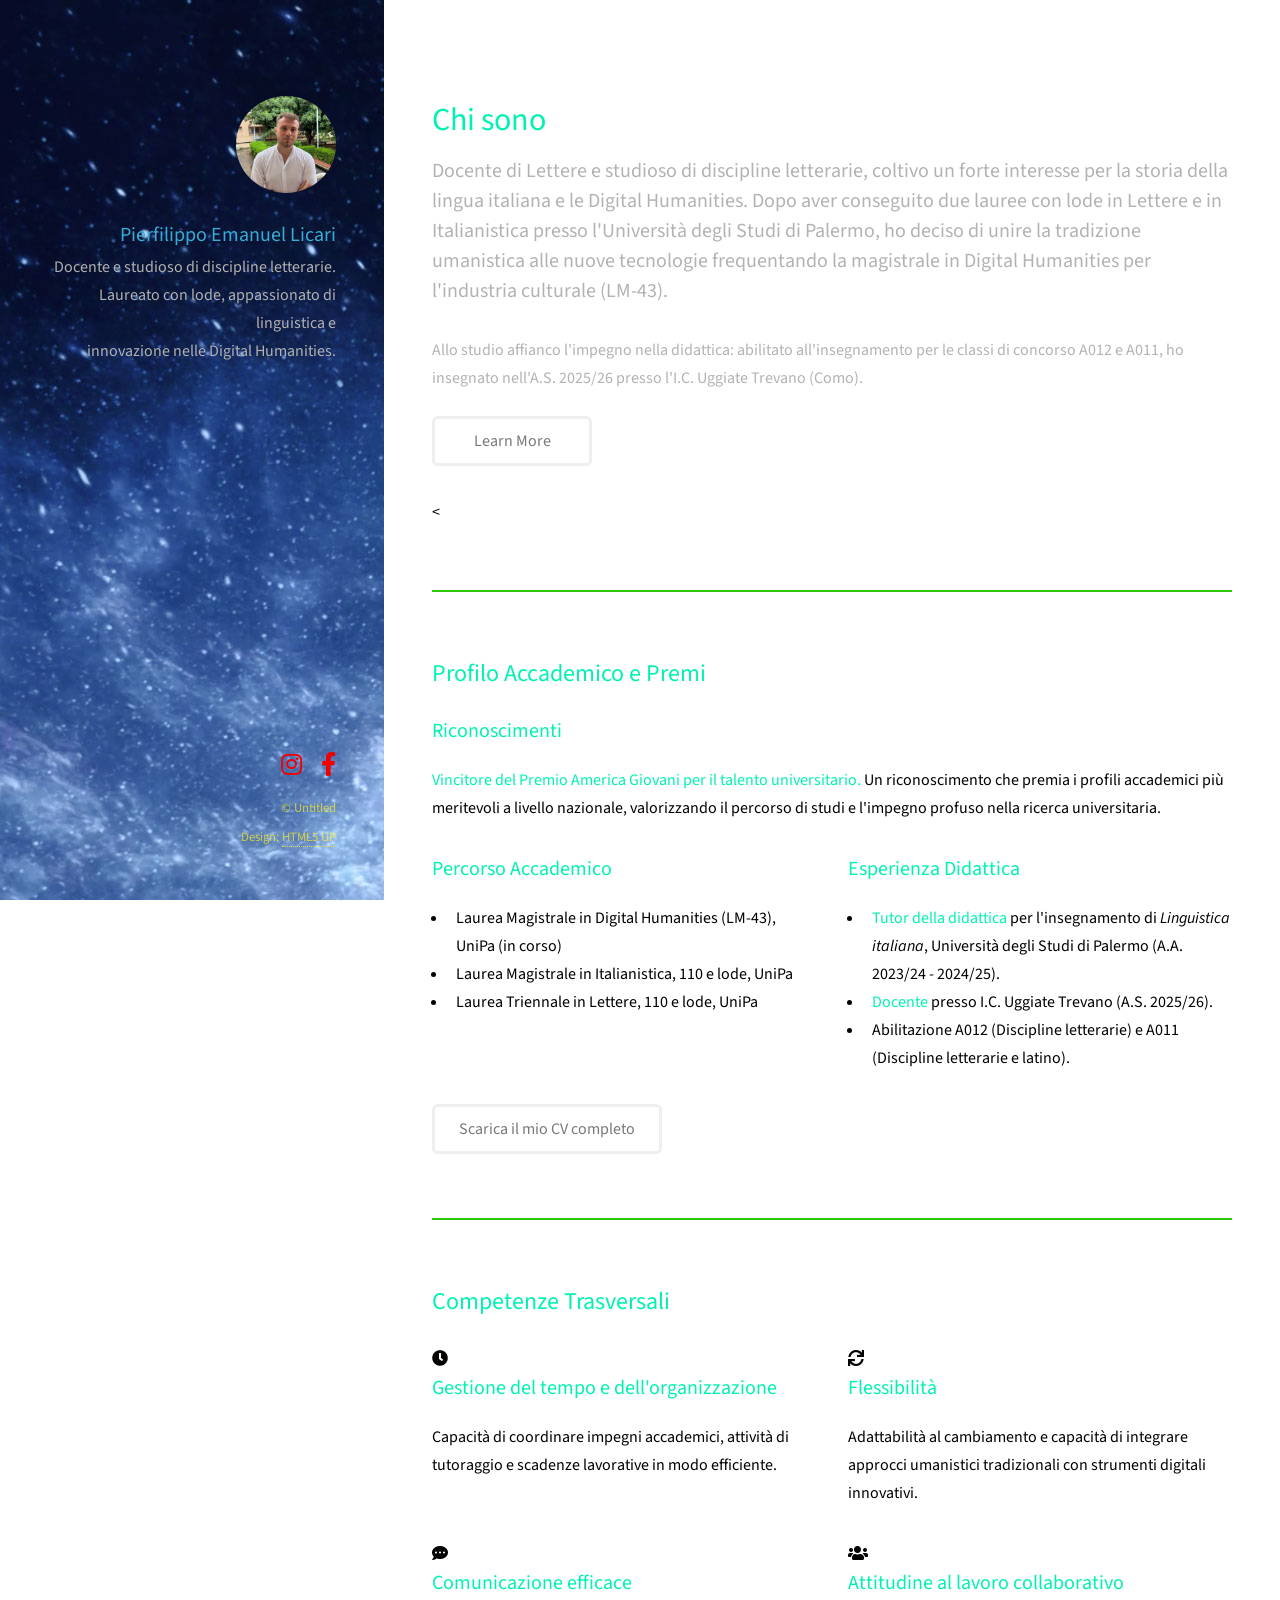
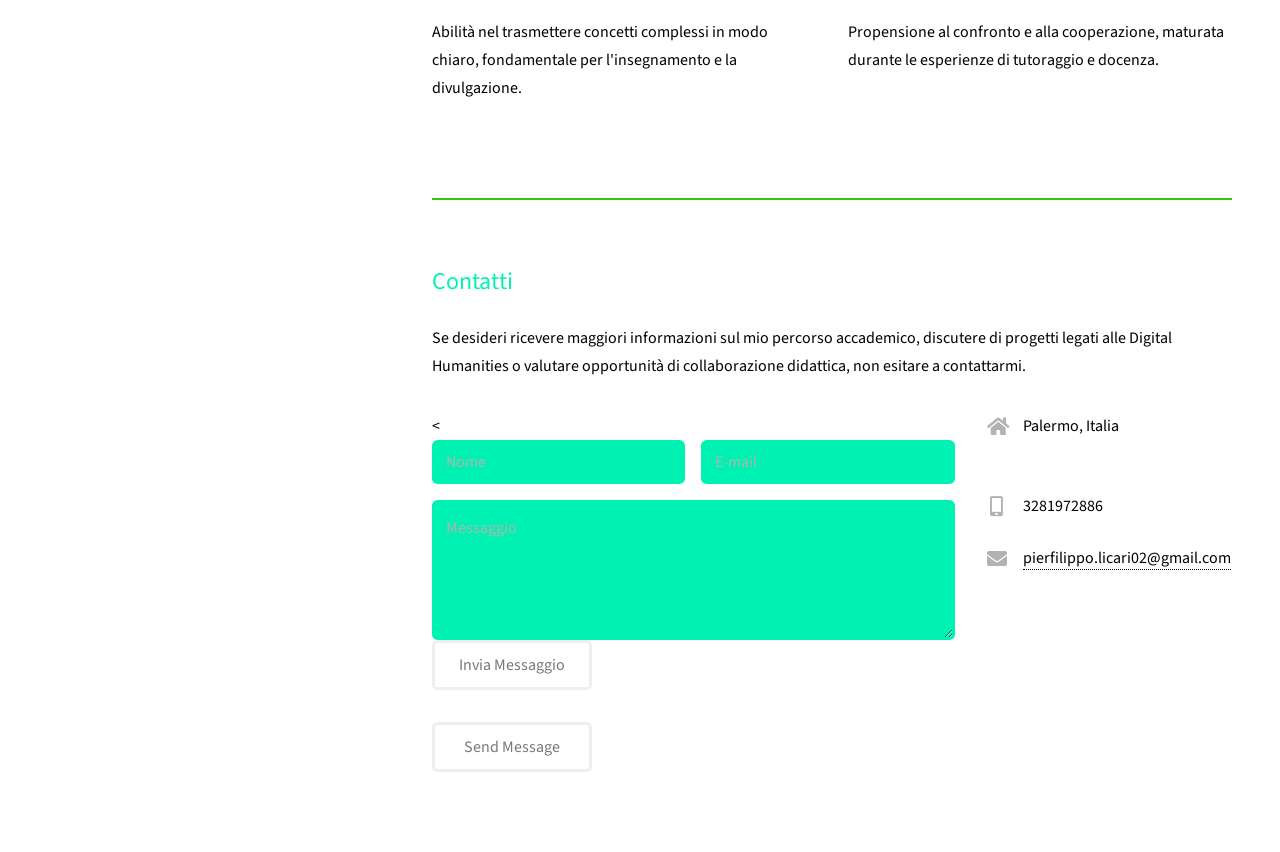
<file: index.html>
<!DOCTYPE HTML>
<!--
	Strata by HTML5 UP
	html5up.net | @ajlkn
	Free for personal and commercial use under the CCA 3.0 license (html5up.net/license)
-->
<html>
	<head>
		<title>Portfolio di Pierfilippo</title>
		<meta charset="utf-8" />
		<meta name="viewport" content="width=device-width, initial-scale=1, user-scalable=no" />
		<link rel="stylesheet" href="assets/css/main.css" />
	</head>
	<body class="is-preload">

		<!-- Header -->
			<header id="header">
    <div class="inner">
        <a href="#" class="image avatar"><img src="images/avatar.jpg" alt="" /></a>
        <h1><strong>Pierfilippo Emanuel Licari</strong></h1>
        <p>Docente e studioso di discipline letterarie.<br />
           Laureato con lode, appassionato di linguistica e<br />
           innovazione nelle Digital Humanities.</p>
    </div>
</header>

		<!-- Main -->
			<div id="main">

				<!-- One -->
					<section id="one">
						<header class="major">
							<h2>Chi sono</h2>
<p>Docente di Lettere e studioso di discipline letterarie, coltivo un forte interesse per la storia della lingua italiana e le Digital Humanities. Dopo aver conseguito due lauree con lode in Lettere e in Italianistica presso l'Università degli Studi di Palermo, ho deciso di unire la tradizione umanistica alle nuove tecnologie frequentando la magistrale in Digital Humanities per l'industria culturale (LM-43).</p>

<p>Allo studio affianco l'impegno nella didattica: abilitato all'insegnamento per le classi di concorso A012 e A011, ho insegnato nell'A.S. 2025/26 presso l'I.C. Uggiate Trevano (Como).</p>
						<ul class="actions">
							<li><a href="#" class="button">Learn More</a></li>
						</ul>
					</section>

				<!-- Two -->
					<<section id="two">
    <h2>Profilo Accademico e Premi</h2>
    <div class="row">
        <article class="col-12">
            <h3>Riconoscimenti</h3>
            <p><strong>Vincitore del Premio America Giovani per il talento universitario.</strong> Un riconoscimento che premia i profili accademici più meritevoli a livello nazionale, valorizzando il percorso di studi e l'impegno profuso nella ricerca universitaria.</p>
        </article>
        <article class="col-6 col-12-xsmall">
            <h3>Percorso Accademico</h3>
            <ul>
                <li>Laurea Magistrale in Digital Humanities (LM-43), UniPa (in corso)</li>
                <li>Laurea Magistrale in Italianistica, 110 e lode, UniPa</li>
                <li>Laurea Triennale in Lettere, 110 e lode, UniPa</li>
            </ul>
        </article>
        <article class="col-6 col-12-xsmall">
            <article class="col-6 col-12-xsmall">
            <h3>Esperienza Didattica</h3>
            <ul>
                <li><strong>Tutor della didattica</strong> per l'insegnamento di <em>Linguistica italiana</em>, Università degli Studi di Palermo (A.A. 2023/24 - 2024/25).</li>
                <li><strong>Docente</strong> presso I.C. Uggiate Trevano (A.S. 2025/26).</li>
                <li>Abilitazione A012 (Discipline letterarie) e A011 (Discipline letterarie e latino).</li>
            </ul>
        </article>
    </div>
    <ul class="actions">
        <li><a href="files/cv_pierfilippo_licari.pdf" class="button" target="_blank">Scarica il mio CV completo</a></li>
    </ul>
</section>

<section id="three">
    <h2>Competenze Trasversali</h2>
    <div class="row">
        <article class="col-6 col-12-xsmall">
            <span class="icon solid fa-clock"></span>
            <h3>Gestione del tempo e dell'organizzazione</h3>
            <p>Capacità di coordinare impegni accademici, attività di tutoraggio e scadenze lavorative in modo efficiente.</p>
        </article>
        <article class="col-6 col-12-xsmall">
            <span class="icon solid fa-sync"></span>
            <h3>Flessibilità</h3>
            <p>Adattabilità al cambiamento e capacità di integrare approcci umanistici tradizionali con strumenti digitali innovativi.</p>
        </article>
        <article class="col-6 col-12-xsmall">
            <span class="icon solid fa-comment-dots"></span>
            <h3>Comunicazione efficace</h3>
            <p>Abilità nel trasmettere concetti complessi in modo chiaro, fondamentale per l'insegnamento e la divulgazione.</p>
        </article>
        <article class="col-6 col-12-xsmall">
            <span class="icon solid fa-users"></span>
            <h3>Attitudine al lavoro collaborativo</h3>
            <p>Propensione al confronto e alla cooperazione, maturata durante le esperienze di tutoraggio e docenza.</p>
        </article>
    </div>
</section>
				<!-- Three -->
					<section id="four">
						<h2>Contatti</h2>
						<p>Se desideri ricevere maggiori informazioni sul mio percorso accademico, discutere di progetti legati alle Digital Humanities o valutare opportunità di collaborazione didattica, non esitare a contattarmi.</p>
						<div class="row">
							<div class="col-8 col-12-small">
								<<form method="post" action="https://formspree.io/f/xjgzjwbo">
    <div class="row gtr-uniform gtr-50">
        <div class="col-6 col-12-xsmall"><input type="text" name="name" id="name" placeholder="Nome" required /></div>
        <div class="col-6 col-12-xsmall"><input type="email" name="email" id="email" placeholder="E-mail" required /></div>
        <div class="col-12"><textarea name="message" id="message" placeholder="Messaggio" rows="4" required></textarea></div>
    </div>
    <ul class="actions">
        <li><input type="submit" value="Invia Messaggio" /></li>
    </ul>
</form>
								<ul class="actions">
									<li><input type="submit" value="Send Message" /></li>
								</ul>
							</div>
							<div class="col-4 col-12-small">
								<ul class="labeled-icons">
									<li>
										<h3 class="icon solid fa-home"><span class="label">Indirizzo</span></h3>
										Palermo, Italia<br />
										<br />
										
									</li>
									<li>
										<h3 class="icon solid fa-mobile-alt"><span class="label">Telefono</span></h3>
										3281972886
									</li>
									<li>
										<h3 class="icon solid fa-envelope"><span class="label">Email</span></h3>
										<a href="mailto: pierfilippo.licari02@gmail.com">pierfilippo.licari02@gmail.com</a>
									</li>
								</ul>
							</div>
						</div>
					</section>

				<!-- Four -->
				<!--
					<section id="four">
						<h2>Elements</h2>

						<section>
							<h4>Text</h4>
							<p>This is <b>bold</b> and this is <strong>strong</strong>. This is <i>italic</i> and this is <em>emphasized</em>.
							This is <sup>superscript</sup> text and this is <sub>subscript</sub> text.
							This is <u>underlined</u> and this is code: <code>for (;;) { ... }</code>. Finally, <a href="#">this is a link</a>.</p>
							<hr />
							<header>
								<h4>Heading with a Subtitle</h4>
								<p>Lorem ipsum dolor sit amet nullam id egestas urna aliquam</p>
							</header>
							<p>Nunc lacinia ante nunc ac lobortis. Interdum adipiscing gravida odio porttitor sem non mi integer non faucibus ornare mi ut ante amet placerat aliquet. Volutpat eu sed ante lacinia sapien lorem accumsan varius montes viverra nibh in adipiscing blandit tempus accumsan.</p>
							<header>
								<h5>Heading with a Subtitle</h5>
								<p>Lorem ipsum dolor sit amet nullam id egestas urna aliquam</p>
							</header>
							<p>Nunc lacinia ante nunc ac lobortis. Interdum adipiscing gravida odio porttitor sem non mi integer non faucibus ornare mi ut ante amet placerat aliquet. Volutpat eu sed ante lacinia sapien lorem accumsan varius montes viverra nibh in adipiscing blandit tempus accumsan.</p>
							<hr />
							<h2>Heading Level 2</h2>
							<h3>Heading Level 3</h3>
							<h4>Heading Level 4</h4>
							<h5>Heading Level 5</h5>
							<h6>Heading Level 6</h6>
							<hr />
							<h5>Blockquote</h5>
							<blockquote>Fringilla nisl. Donec accumsan interdum nisi, quis tincidunt felis sagittis eget tempus euismod. Vestibulum ante ipsum primis in faucibus vestibulum. Blandit adipiscing eu felis iaculis volutpat ac adipiscing accumsan faucibus. Vestibulum ante ipsum primis in faucibus lorem ipsum dolor sit amet nullam adipiscing eu felis.</blockquote>
							<h5>Preformatted</h5>
							<pre><code>i = 0;

while (!deck.isInOrder()) {
print 'Iteration ' + i;
deck.shuffle();
i++;
}

print 'It took ' + i + ' iterations to sort the deck.';</code></pre>
						</section>

						<section>
							<h4>Lists</h4>
							<div class="row">
								<div class="col-6 col-12-xsmall">
									<h5>Unordered</h5>
									<ul>
										<li>Dolor pulvinar etiam magna etiam.</li>
										<li>Sagittis adipiscing lorem eleifend.</li>
										<li>Felis enim feugiat dolore viverra.</li>
									</ul>
									<h5>Alternate</h5>
									<ul class="alt">
										<li>Dolor pulvinar etiam magna etiam.</li>
										<li>Sagittis adipiscing lorem eleifend.</li>
										<li>Felis enim feugiat dolore viverra.</li>
									</ul>
								</div>
								<div class="col-6 col-12-xsmall">
									<h5>Ordered</h5>
									<ol>
										<li>Dolor pulvinar etiam magna etiam.</li>
										<li>Etiam vel felis at lorem sed viverra.</li>
										<li>Felis enim feugiat dolore viverra.</li>
										<li>Dolor pulvinar etiam magna etiam.</li>
										<li>Etiam vel felis at lorem sed viverra.</li>
										<li>Felis enim feugiat dolore viverra.</li>
									</ol>
									<h5>Icons</h5>
									<ul class="icons">
										<li><a href="#" class="icon brands fa-twitter"><span class="label">Twitter</span></a></li>
										<li><a href="#" class="icon brands fa-facebook-f"><span class="label">Facebook</span></a></li>
										<li><a href="#" class="icon brands fa-instagram"><span class="label">Instagram</span></a></li>
										<li><a href="#" class="icon brands fa-github"><span class="label">Github</span></a></li>
										<li><a href="#" class="icon brands fa-dribbble"><span class="label">Dribbble</span></a></li>
										<li><a href="#" class="icon brands fa-tumblr"><span class="label">Tumblr</span></a></li>
									</ul>
								</div>
							</div>
							<h5>Actions</h5>
							<ul class="actions">
								<li><a href="#" class="button primary">Default</a></li>
								<li><a href="#" class="button">Default</a></li>
							</ul>
							<ul class="actions small">
								<li><a href="#" class="button primary small">Small</a></li>
								<li><a href="#" class="button small">Small</a></li>
							</ul>
							<div class="row">
								<div class="col-6 col-12-small">
									<ul class="actions stacked">
										<li><a href="#" class="button primary">Default</a></li>
										<li><a href="#" class="button">Default</a></li>
									</ul>
								</div>
								<div class="col-6 col-12-small">
									<ul class="actions stacked">
										<li><a href="#" class="button primary small">Small</a></li>
										<li><a href="#" class="button small">Small</a></li>
									</ul>
								</div>
								<div class="col-6 col-12-small">
									<ul class="actions stacked">
										<li><a href="#" class="button primary fit">Default</a></li>
										<li><a href="#" class="button fit">Default</a></li>
									</ul>
								</div>
								<div class="col-6 col-12-small">
									<ul class="actions stacked">
										<li><a href="#" class="button primary small fit">Small</a></li>
										<li><a href="#" class="button small fit">Small</a></li>
									</ul>
								</div>
							</div>
						</section>

						<section>
							<h4>Table</h4>
							<h5>Default</h5>
							<div class="table-wrapper">
								<table>
									<thead>
										<tr>
											<th>Name</th>
											<th>Description</th>
											<th>Price</th>
										</tr>
									</thead>
									<tbody>
										<tr>
											<td>Item One</td>
											<td>Ante turpis integer aliquet porttitor.</td>
											<td>29.99</td>
										</tr>
										<tr>
											<td>Item Two</td>
											<td>Vis ac commodo adipiscing arcu aliquet.</td>
											<td>19.99</td>
										</tr>
										<tr>
											<td>Item Three</td>
											<td> Morbi faucibus arcu accumsan lorem.</td>
											<td>29.99</td>
										</tr>
										<tr>
											<td>Item Four</td>
											<td>Vitae integer tempus condimentum.</td>
											<td>19.99</td>
										</tr>
										<tr>
											<td>Item Five</td>
											<td>Ante turpis integer aliquet porttitor.</td>
											<td>29.99</td>
										</tr>
									</tbody>
									<tfoot>
										<tr>
											<td colspan="2"></td>
											<td>100.00</td>
										</tr>
									</tfoot>
								</table>
							</div>

							<h5>Alternate</h5>
							<div class="table-wrapper">
								<table class="alt">
									<thead>
										<tr>
											<th>Name</th>
											<th>Description</th>
											<th>Price</th>
										</tr>
									</thead>
									<tbody>
										<tr>
											<td>Item One</td>
											<td>Ante turpis integer aliquet porttitor.</td>
											<td>29.99</td>
										</tr>
										<tr>
											<td>Item Two</td>
											<td>Vis ac commodo adipiscing arcu aliquet.</td>
											<td>19.99</td>
										</tr>
										<tr>
											<td>Item Three</td>
											<td> Morbi faucibus arcu accumsan lorem.</td>
											<td>29.99</td>
										</tr>
										<tr>
											<td>Item Four</td>
											<td>Vitae integer tempus condimentum.</td>
											<td>19.99</td>
										</tr>
										<tr>
											<td>Item Five</td>
											<td>Ante turpis integer aliquet porttitor.</td>
											<td>29.99</td>
										</tr>
									</tbody>
									<tfoot>
										<tr>
											<td colspan="2"></td>
											<td>100.00</td>
										</tr>
									</tfoot>
								</table>
							</div>
						</section>

						<section>
							<h4>Buttons</h4>
							<ul class="actions">
								<li><a href="#" class="button primary">Primary</a></li>
								<li><a href="#" class="button">Default</a></li>
							</ul>
							<ul class="actions">
								<li><a href="#" class="button large">Large</a></li>
								<li><a href="#" class="button">Default</a></li>
								<li><a href="#" class="button small">Small</a></li>
							</ul>
							<ul class="actions fit">
								<li><a href="#" class="button primary fit">Fit</a></li>
								<li><a href="#" class="button fit">Fit</a></li>
							</ul>
							<ul class="actions fit small">
								<li><a href="#" class="button primary fit small">Fit + Small</a></li>
								<li><a href="#" class="button fit small">Fit + Small</a></li>
							</ul>
							<ul class="actions">
								<li><a href="#" class="button primary icon solid fa-download">Icon</a></li>
								<li><a href="#" class="button icon solid fa-download">Icon</a></li>
							</ul>
							<ul class="actions">
								<li><span class="button primary disabled">Primary</span></li>
								<li><span class="button disabled">Default</span></li>
							</ul>
						</section>

						<section>
							<h4>Form</h4>
							<form method="post" action="#">
								<div class="row gtr-uniform gtr-50">
									<div class="col-6 col-12-xsmall">
										<input type="text" name="demo-name" id="demo-name" value="" placeholder="Name" />
									</div>
									<div class="col-6 col-12-xsmall">
										<input type="email" name="demo-email" id="demo-email" value="" placeholder="Email" />
									</div>
									<div class="col-12">
										<select name="demo-category" id="demo-category">
											<option value="">- Category -</option>
											<option value="1">Manufacturing</option>
											<option value="1">Shipping</option>
											<option value="1">Administration</option>
											<option value="1">Human Resources</option>
										</select>
									</div>
									<div class="col-4 col-12-small">
										<input type="radio" id="demo-priority-low" name="demo-priority" checked>
										<label for="demo-priority-low">Low Priority</label>
									</div>
									<div class="col-4 col-12-small">
										<input type="radio" id="demo-priority-normal" name="demo-priority">
										<label for="demo-priority-normal">Normal Priority</label>
									</div>
									<div class="col-4 col-12-small">
										<input type="radio" id="demo-priority-high" name="demo-priority">
										<label for="demo-priority-high">High Priority</label>
									</div>
									<div class="col-6 col-12-small">
										<input type="checkbox" id="demo-copy" name="demo-copy">
										<label for="demo-copy">Email me a copy of this message</label>
									</div>
									<div class="col-6 col-12-small">
										<input type="checkbox" id="demo-human" name="demo-human" checked>
										<label for="demo-human">I am a human and not a robot</label>
									</div>
									<div class="col-12">
										<textarea name="demo-message" id="demo-message" placeholder="Enter your message" rows="6"></textarea>
									</div>
									<div class="col-12">
										<ul class="actions">
											<li><input type="submit" value="Send Message" class="primary" /></li>
											<li><input type="reset" value="Reset" /></li>
										</ul>
									</div>
								</div>
							</form>
						</section>

						<section>
							<h4>Image</h4>
							<h5>Fit</h5>
							<div class="box alt">
								<div class="row gtr-50 gtr-uniform">
									<div class="col-12"><span class="image fit"><img src="images/fulls/05.jpg" alt="" /></span></div>
									<div class="col-4"><span class="image fit"><img src="images/thumbs/01.jpg" alt="" /></span></div>
									<div class="col-4"><span class="image fit"><img src="images/thumbs/02.jpg" alt="" /></span></div>
									<div class="col-4"><span class="image fit"><img src="images/thumbs/03.jpg" alt="" /></span></div>
									<div class="col-4"><span class="image fit"><img src="images/thumbs/04.jpg" alt="" /></span></div>
									<div class="col-4"><span class="image fit"><img src="images/thumbs/05.jpg" alt="" /></span></div>
									<div class="col-4"><span class="image fit"><img src="images/thumbs/06.jpg" alt="" /></span></div>
									<div class="col-4"><span class="image fit"><img src="images/thumbs/03.jpg" alt="" /></span></div>
									<div class="col-4"><span class="image fit"><img src="images/thumbs/02.jpg" alt="" /></span></div>
									<div class="col-4"><span class="image fit"><img src="images/thumbs/01.jpg" alt="" /></span></div>
								</div>
							</div>
							<h5>Left &amp; Right</h5>
							<p><span class="image left"><img src="images/avatar.jpg" alt="" /></span>Fringilla nisl. Donec accumsan interdum nisi, quis tincidunt felis sagittis eget. tempus euismod. Vestibulum ante ipsum primis in faucibus vestibulum. Blandit adipiscing eu felis iaculis volutpat ac adipiscing accumsan eu faucibus. Integer ac pellentesque praesent tincidunt felis sagittis eget. tempus euismod. Vestibulum ante ipsum primis in faucibus vestibulum. Blandit adipiscing eu felis iaculis volutpat ac adipiscing accumsan eu faucibus. Integer ac pellentesque praesent. Donec accumsan interdum nisi, quis tincidunt felis sagittis eget. tempus euismod. Vestibulum ante ipsum primis in faucibus vestibulum. Blandit adipiscing eu felis iaculis volutpat ac adipiscing accumsan eu faucibus. Integer ac pellentesque praesent tincidunt felis sagittis eget. tempus euismod. Vestibulum ante ipsum primis in faucibus vestibulum. Blandit adipiscing eu felis iaculis volutpat ac adipiscing accumsan eu faucibus. Integer ac pellentesque praesent.</p>
							<p><span class="image right"><img src="images/avatar.jpg" alt="" /></span>Fringilla nisl. Donec accumsan interdum nisi, quis tincidunt felis sagittis eget. tempus euismod. Vestibulum ante ipsum primis in faucibus vestibulum. Blandit adipiscing eu felis iaculis volutpat ac adipiscing accumsan eu faucibus. Integer ac pellentesque praesent tincidunt felis sagittis eget. tempus euismod. Vestibulum ante ipsum primis in faucibus vestibulum. Blandit adipiscing eu felis iaculis volutpat ac adipiscing accumsan eu faucibus. Integer ac pellentesque praesent. Donec accumsan interdum nisi, quis tincidunt felis sagittis eget. tempus euismod. Vestibulum ante ipsum primis in faucibus vestibulum. Blandit adipiscing eu felis iaculis volutpat ac adipiscing accumsan eu faucibus. Integer ac pellentesque praesent tincidunt felis sagittis eget. tempus euismod. Vestibulum ante ipsum primis in faucibus vestibulum. Blandit adipiscing eu felis iaculis volutpat ac adipiscing accumsan eu faucibus. Integer ac pellentesque praesent.</p>
						</section>

					</section>
				-->

			</div>

		<!-- Footer -->
			<footer id="footer">
				<div class="inner">
					<ul class="icons">
    <li><a href="https://www.instagram.com/pier_licari/" target="_blank" class="icon brands fa-instagram"><span class="label">Instagram</span></a></li>
    <li><a href="https://www.facebook.com/pierfilippo.licari/" target="_blank" class="icon brands fa-facebook-f"><span class="label">Facebook</span></a></li>
</ul>
					<ul class="copyright">
						<li>&copy; Untitled</li><li>Design: <a href="http://html5up.net">HTML5 UP</a></li>
					</ul>
				</div>
			</footer>

		<!-- Scripts -->
			<script src="assets/js/jquery.min.js"></script>
			<script src="assets/js/jquery.poptrox.min.js"></script>
			<script src="assets/js/browser.min.js"></script>
			<script src="assets/js/breakpoints.min.js"></script>
			<script src="assets/js/util.js"></script>
			<script src="assets/js/main.js"></script>

	</body>
</html>
</file>
<file: assets/css/main.css>
@import url("fontawesome-all.min.css");
@import url("https://fonts.googleapis.com/css?family=Source+Sans+Pro:400,400italic");

/*
	Strata by HTML5 UP
	html5up.net | @ajlkn
	Free for personal and commercial use under the CCA 3.0 license (html5up.net/license)
*/

html, body, div, span, applet, object,
iframe, h1, h2, h3, h4, h5, h6, p, blockquote,
pre, a, abbr, acronym, address, big, cite,
code, del, dfn, em, img, ins, kbd, q, s, samp,
small, strike, strong, sub, sup, tt, var, b,
u, i, center, dl, dt, dd, ol, ul, li, fieldset,
form, label, legend, table, caption, tbody,
tfoot, thead, tr, th, td, article, aside,
canvas, details, embed, figure, figcaption,
footer, header, hgroup, menu, nav, output, ruby,
section, summary, time, mark, audio, video {
	margin: 0;
	padding: 0;
	border: 0;
	font-size: 100%;
	font: inherit;
	vertical-align: baseline;}

article, aside, details, figcaption, figure,
footer, header, hgroup, menu, nav, section {
	display: block;}

body {
	line-height: 1;
}

ol, ul {
	list-style: none;
}

blockquote, q {
	quotes: none;
}

	blockquote:before, blockquote:after, q:before, q:after {
		content: '';
		content: none;
	}

table {
	border-collapse: collapse;
	border-spacing: 0;
}

body {
	-webkit-text-size-adjust: none;
}

mark {
	background-color: transparent;
	color: inherit;
}

input::-moz-focus-inner {
	border: 0;
	padding: 0;
}

input, select, textarea {
	-moz-appearance: none;
	-webkit-appearance: none;
	-ms-appearance: none;
	appearance: none;
}

/* Basic */

	html {
		box-sizing: border-box;
	}

	*, *:before, *:after {
		box-sizing: inherit;
	}

	body {
    background-color: #057198(164 0% 5%);
	}

		body.is-preload *, body.is-preload *:before, body.is-preload *:after {
			-moz-animation: none !important;
			-webkit-animation: none !important;
			-ms-animation: none !important;
			animation: none !important;
			-moz-transition: none !important;
			-webkit-transition: none !important;
			-ms-transition: none !important;
			transition: none !important;
		}

	body, input, select, textarea {
		color: #020100;
		font-family: "Source Sans Pro", Helvetica, sans-serif;
		font-size: 16pt;
		font-weight: 400;
		line-height: 1.75em;
	}

	a {
		-moz-transition: color 0.2s ease-in-out, border-color 0.2s ease-in-out;
		-webkit-transition: color 0.2s ease-in-out, border-color 0.2s ease-in-out;
		-ms-transition: color 0.2s ease-in-out, border-color 0.2s ease-in-out;
		transition: color 0.2s ease-in-out, border-color 0.2s ease-in-out;
		border-bottom: dotted 1px;
		color: #f20000;
		text-decoration: none;
	}

		a:hover {
			border-bottom-color: transparent;
			color: #49bf9d !important;
			text-decoration: none;
		}

	strong, b {
		color: #00f2b2;
		font-weight: 400;
	}

	em, i {
		font-style: italic;
	}

	p {
		margin: 0 0 2em 0;
	}

	h1, h2, h3, h4, h5, h6 {
		color: #00f2b2;
		font-weight: 400;
		line-height: 1em;
		margin: 0 0 1em 0;
	}

		h1 a, h2 a, h3 a, h4 a, h5 a, h6 a {
			color: inherit;
			text-decoration: none;
		}

	h1 {
		font-size: 2em;
		line-height: 1.5em;
	}

	h2 {
		font-size: 1.5em;
		line-height: 1.5em;
	}

	h3 {
		font-size: 1.25em;
		line-height: 1.5em;
	}

	h4 {
		font-size: 1.1em;
		line-height: 1.5em;
	}

	h5 {
		font-size: 0.9em;
		line-height: 1.5em;
	}

	h6 {
		font-size: 0.7em;
		line-height: 1.5em;
	}

	sub {
		font-size: 0.8em;
		position: relative;
		top: 0.5em;
	}

	sup {
		font-size: 0.8em;
		position: relative;
		top: -0.5em;
	}

	hr {
		border: 0;
		border-bottom: solid 2px #efefef;
		margin: 2em 0;
	}

		hr.major {
			margin: 3em 0;
		}

	blockquote {
		border-left: solid 6px #74e47a;
		font-style: italic;
		margin: 0 0 2em 0;
		padding: 0.5em 0 0.5em 1.5em;
	}

	code {
		background: #00f2b2;
		border-radius: 0.35em;
		border: solid 2px #00f2b2;
		font-family: "Courier New", monospace;
		font-size: 0.9em;
		margin: 0 0.25em;
		padding: 0.25em 0.65em;
	}

	pre {
		-webkit-overflow-scrolling: touch;
		font-family: "Courier New", monospace;
		font-size: 0.9em;
		margin: 0 0 2em 0;
	}

		pre code {
			display: block;
			line-height: 1.75em;
			padding: 1em 1.5em;
			overflow-x: auto;
		}

	.align-left {
		text-align: left;
	}

	.align-center {
		text-align: center;
	}

	.align-right {
		text-align: right;
	}

/* Container */

	.container {
		margin: 0 auto;
		max-width: calc(100% - 4em);
		width: 100%;
	}

		.container.xsmall {
			width: 25%;
		}

		.container.small {
			width: 50%;
		}

		.container.medium {
			width: 75%;
		}

		.container.large {
			width: 125%;
		}

		.container.xlarge {
			width: 150%;
		}

		.container.max {
			width: 100%;
		}

		@media screen and (max-width: 980px) {

			.container {
				width: 100% !important;
				max-width: 100% !important;
			}

		}

		@media screen and (max-width: 480px) {

			.container {
				max-width: calc(100% - 3em);
			}

		}

/* Row */

	.row {
		display: flex;
		flex-wrap: wrap;
		box-sizing: border-box;
		align-items: stretch;
	}

		.row > * {
			box-sizing: border-box;
		}

		.row.gtr-uniform > * > :last-child {
			margin-bottom: 0;
		}

		.row.aln-left {
			justify-content: flex-start;
		}

		.row.aln-center {
			justify-content: center;
		}

		.row.aln-right {
			justify-content: flex-end;
		}

		.row.aln-top {
			align-items: flex-start;
		}

		.row.aln-middle {
			align-items: center;
		}

		.row.aln-bottom {
			align-items: flex-end;
		}

		.row > .imp {
			order: -1;
		}

		.row > .col-1 {
			width: 8.33333%;
		}

		.row > .off-1 {
			margin-left: 8.33333%;
		}

		.row > .col-2 {
			width: 16.66667%;
		}

		.row > .off-2 {
			margin-left: 16.66667%;
		}

		.row > .col-3 {
			width: 25%;
		}

		.row > .off-3 {
			margin-left: 25%;
		}

		.row > .col-4 {
			width: 33.33333%;
		}

		.row > .off-4 {
			margin-left: 33.33333%;
		}

		.row > .col-5 {
			width: 41.66667%;
		}

		.row > .off-5 {
			margin-left: 41.66667%;
		}

		.row > .col-6 {
			width: 50%;
		}

		.row > .off-6 {
			margin-left: 50%;
		}

		.row > .col-7 {
			width: 58.33333%;
		}

		.row > .off-7 {
			margin-left: 58.33333%;
		}

		.row > .col-8 {
			width: 66.66667%;
		}

		.row > .off-8 {
			margin-left: 66.66667%;
		}

		.row > .col-9 {
			width: 75%;
		}

		.row > .off-9 {
			margin-left: 75%;
		}

		.row > .col-10 {
			width: 83.33333%;
		}

		.row > .off-10 {
			margin-left: 83.33333%;
		}

		.row > .col-11 {
			width: 91.66667%;
		}

		.row > .off-11 {
			margin-left: 91.66667%;
		}

		.row > .col-12 {
			width: 100%;
		}

		.row > .off-12 {
			margin-left: 100%;
		}

		.row.gtr-0 {
			margin-top: 0;
			margin-left: 0em;
		}

			.row.gtr-0 > * {
				padding: 0 0 0 0em;
			}

			.row.gtr-0.gtr-uniform {
				margin-top: 0em;
			}

				.row.gtr-0.gtr-uniform > * {
					padding-top: 0em;
				}

		.row.gtr-25 {
			margin-top: 0;
			margin-left: -0.625em;
		}

			.row.gtr-25 > * {
				padding: 0 0 0 0.625em;
			}

			.row.gtr-25.gtr-uniform {
				margin-top: -0.625em;
			}

				.row.gtr-25.gtr-uniform > * {
					padding-top: 0.625em;
				}

		.row.gtr-50 {
			margin-top: 0;
			margin-left: -1.25em;
		}

			.row.gtr-50 > * {
				padding: 0 0 0 1.25em;
			}

			.row.gtr-50.gtr-uniform {
				margin-top: -1.25em;
			}

				.row.gtr-50.gtr-uniform > * {
					padding-top: 1.25em;
				}

		.row {
			margin-top: 0;
			margin-left: -2.5em;
		}

			.row > * {
				padding: 0 0 0 2.5em;
			}

			.row.gtr-uniform {
				margin-top: -2.5em;
			}

				.row.gtr-uniform > * {
					padding-top: 2.5em;
				}

		.row.gtr-150 {
			margin-top: 0;
			margin-left: -3.75em;
		}

			.row.gtr-150 > * {
				padding: 0 0 0 3.75em;
			}

			.row.gtr-150.gtr-uniform {
				margin-top: -3.75em;
			}

				.row.gtr-150.gtr-uniform > * {
					padding-top: 3.75em;
				}

		.row.gtr-200 {
			margin-top: 0;
			margin-left: -5em;
		}

			.row.gtr-200 > * {
				padding: 0 0 0 5em;
			}

			.row.gtr-200.gtr-uniform {
				margin-top: -5em;
			}

				.row.gtr-200.gtr-uniform > * {
					padding-top: 5em;
				}

		@media screen and (max-width: 1800px) {

			.row {
				display: flex;
				flex-wrap: wrap;
				box-sizing: border-box;
				align-items: stretch;
			}

				.row > * {
					box-sizing: border-box;
				}

				.row.gtr-uniform > * > :last-child {
					margin-bottom: 0;
				}

				.row.aln-left {
					justify-content: flex-start;
				}

				.row.aln-center {
					justify-content: center;
				}

				.row.aln-right {
					justify-content: flex-end;
				}

				.row.aln-top {
					align-items: flex-start;
				}

				.row.aln-middle {
					align-items: center;
				}

				.row.aln-bottom {
					align-items: flex-end;
				}

				.row > .imp-xlarge {
					order: -1;
				}

				.row > .col-1-xlarge {
					width: 8.33333%;
				}

				.row > .off-1-xlarge {
					margin-left: 8.33333%;
				}

				.row > .col-2-xlarge {
					width: 16.66667%;
				}

				.row > .off-2-xlarge {
					margin-left: 16.66667%;
				}

				.row > .col-3-xlarge {
					width: 25%;
				}

				.row > .off-3-xlarge {
					margin-left: 25%;
				}

				.row > .col-4-xlarge {
					width: 33.33333%;
				}

				.row > .off-4-xlarge {
					margin-left: 33.33333%;
				}

				.row > .col-5-xlarge {
					width: 41.66667%;
				}

				.row > .off-5-xlarge {
					margin-left: 41.66667%;
				}

				.row > .col-6-xlarge {
					width: 50%;
				}

				.row > .off-6-xlarge {
					margin-left: 50%;
				}

				.row > .col-7-xlarge {
					width: 58.33333%;
				}

				.row > .off-7-xlarge {
					margin-left: 58.33333%;
				}

				.row > .col-8-xlarge {
					width: 66.66667%;
				}

				.row > .off-8-xlarge {
					margin-left: 66.66667%;
				}

				.row > .col-9-xlarge {
					width: 75%;
				}

				.row > .off-9-xlarge {
					margin-left: 75%;
				}

				.row > .col-10-xlarge {
					width: 83.33333%;
				}

				.row > .off-10-xlarge {
					margin-left: 83.33333%;
				}

				.row > .col-11-xlarge {
					width: 91.66667%;
				}

				.row > .off-11-xlarge {
					margin-left: 91.66667%;
				}

				.row > .col-12-xlarge {
					width: 100%;
				}

				.row > .off-12-xlarge {
					margin-left: 100%;
				}

				.row.gtr-0 {
					margin-top: 0;
					margin-left: 0em;
				}

					.row.gtr-0 > * {
						padding: 0 0 0 0em;
					}

					.row.gtr-0.gtr-uniform {
						margin-top: 0em;
					}

						.row.gtr-0.gtr-uniform > * {
							padding-top: 0em;
						}

				.row.gtr-25 {
					margin-top: 0;
					margin-left: -0.625em;
				}

					.row.gtr-25 > * {
						padding: 0 0 0 0.625em;
					}

					.row.gtr-25.gtr-uniform {
						margin-top: -0.625em;
					}

						.row.gtr-25.gtr-uniform > * {
							padding-top: 0.625em;
						}

				.row.gtr-50 {
					margin-top: 0;
					margin-left: -1.25em;
				}

					.row.gtr-50 > * {
						padding: 0 0 0 1.25em;
					}

					.row.gtr-50.gtr-uniform {
						margin-top: -1.25em;
					}

						.row.gtr-50.gtr-uniform > * {
							padding-top: 1.25em;
						}

				.row {
					margin-top: 0;
					margin-left: -2.5em;
				}

					.row > * {
						padding: 0 0 0 2.5em;
					}

					.row.gtr-uniform {
						margin-top: -2.5em;
					}

						.row.gtr-uniform > * {
							padding-top: 2.5em;
						}

				.row.gtr-150 {
					margin-top: 0;
					margin-left: -3.75em;
				}

					.row.gtr-150 > * {
						padding: 0 0 0 3.75em;
					}

					.row.gtr-150.gtr-uniform {
						margin-top: -3.75em;
					}

						.row.gtr-150.gtr-uniform > * {
							padding-top: 3.75em;
						}

				.row.gtr-200 {
					margin-top: 0;
					margin-left: -5em;
				}

					.row.gtr-200 > * {
						padding: 0 0 0 5em;
					}

					.row.gtr-200.gtr-uniform {
						margin-top: -5em;
					}

						.row.gtr-200.gtr-uniform > * {
							padding-top: 5em;
						}

		}

		@media screen and (max-width: 1280px) {

			.row {
				display: flex;
				flex-wrap: wrap;
				box-sizing: border-box;
				align-items: stretch;
			}

				.row > * {
					box-sizing: border-box;
				}

				.row.gtr-uniform > * > :last-child {
					margin-bottom: 0;
				}

				.row.aln-left {
					justify-content: flex-start;
				}

				.row.aln-center {
					justify-content: center;
				}

				.row.aln-right {
					justify-content: flex-end;
				}

				.row.aln-top {
					align-items: flex-start;
				}

				.row.aln-middle {
					align-items: center;
				}

				.row.aln-bottom {
					align-items: flex-end;
				}

				.row > .imp-large {
					order: -1;
				}

				.row > .col-1-large {
					width: 8.33333%;
				}

				.row > .off-1-large {
					margin-left: 8.33333%;
				}

				.row > .col-2-large {
					width: 16.66667%;
				}

				.row > .off-2-large {
					margin-left: 16.66667%;
				}

				.row > .col-3-large {
					width: 25%;
				}

				.row > .off-3-large {
					margin-left: 25%;
				}

				.row > .col-4-large {
					width: 33.33333%;
				}

				.row > .off-4-large {
					margin-left: 33.33333%;
				}

				.row > .col-5-large {
					width: 41.66667%;
				}

				.row > .off-5-large {
					margin-left: 41.66667%;
				}

				.row > .col-6-large {
					width: 50%;
				}

				.row > .off-6-large {
					margin-left: 50%;
				}

				.row > .col-7-large {
					width: 58.33333%;
				}

				.row > .off-7-large {
					margin-left: 58.33333%;
				}

				.row > .col-8-large {
					width: 66.66667%;
				}

				.row > .off-8-large {
					margin-left: 66.66667%;
				}

				.row > .col-9-large {
					width: 75%;
				}

				.row > .off-9-large {
					margin-left: 75%;
				}

				.row > .col-10-large {
					width: 83.33333%;
				}

				.row > .off-10-large {
					margin-left: 83.33333%;
				}

				.row > .col-11-large {
					width: 91.66667%;
				}

				.row > .off-11-large {
					margin-left: 91.66667%;
				}

				.row > .col-12-large {
					width: 100%;
				}

				.row > .off-12-large {
					margin-left: 100%;
				}

				.row.gtr-0 {
					margin-top: 0;
					margin-left: 0em;
				}

					.row.gtr-0 > * {
						padding: 0 0 0 0em;
					}

					.row.gtr-0.gtr-uniform {
						margin-top: 0em;
					}

						.row.gtr-0.gtr-uniform > * {
							padding-top: 0em;
						}

				.row.gtr-25 {
					margin-top: 0;
					margin-left: -0.5em;
				}

					.row.gtr-25 > * {
						padding: 0 0 0 0.5em;
					}

					.row.gtr-25.gtr-uniform {
						margin-top: -0.5em;
					}

						.row.gtr-25.gtr-uniform > * {
							padding-top: 0.5em;
						}

				.row.gtr-50 {
					margin-top: 0;
					margin-left: -1em;
				}

					.row.gtr-50 > * {
						padding: 0 0 0 1em;
					}

					.row.gtr-50.gtr-uniform {
						margin-top: -1em;
					}

						.row.gtr-50.gtr-uniform > * {
							padding-top: 1em;
						}

				.row {
					margin-top: 0;
					margin-left: -2em;
				}

					.row > * {
						padding: 0 0 0 2em;
					}

					.row.gtr-uniform {
						margin-top: -2em;
					}

						.row.gtr-uniform > * {
							padding-top: 2em;
						}

				.row.gtr-150 {
					margin-top: 0;
					margin-left: -3em;
				}

					.row.gtr-150 > * {
						padding: 0 0 0 3em;
					}

					.row.gtr-150.gtr-uniform {
						margin-top: -3em;
					}

						.row.gtr-150.gtr-uniform > * {
							padding-top: 3em;
						}

				.row.gtr-200 {
					margin-top: 0;
					margin-left: -4em;
				}

					.row.gtr-200 > * {
						padding: 0 0 0 4em;
					}

					.row.gtr-200.gtr-uniform {
						margin-top: -4em;
					}

						.row.gtr-200.gtr-uniform > * {
							padding-top: 4em;
						}

		}

		@media screen and (max-width: 980px) {

			.row {
				display: flex;
				flex-wrap: wrap;
				box-sizing: border-box;
				align-items: stretch;
			}

				.row > * {
					box-sizing: border-box;
				}

				.row.gtr-uniform > * > :last-child {
					margin-bottom: 0;
				}

				.row.aln-left {
					justify-content: flex-start;
				}

				.row.aln-center {
					justify-content: center;
				}

				.row.aln-right {
					justify-content: flex-end;
				}

				.row.aln-top {
					align-items: flex-start;
				}

				.row.aln-middle {
					align-items: center;
				}

				.row.aln-bottom {
					align-items: flex-end;
				}

				.row > .imp-medium {
					order: -1;
				}

				.row > .col-1-medium {
					width: 8.33333%;
				}

				.row > .off-1-medium {
					margin-left: 8.33333%;
				}

				.row > .col-2-medium {
					width: 16.66667%;
				}

				.row > .off-2-medium {
					margin-left: 16.66667%;
				}

				.row > .col-3-medium {
					width: 25%;
				}

				.row > .off-3-medium {
					margin-left: 25%;
				}

				.row > .col-4-medium {
					width: 33.33333%;
				}

				.row > .off-4-medium {
					margin-left: 33.33333%;
				}

				.row > .col-5-medium {
					width: 41.66667%;
				}

				.row > .off-5-medium {
					margin-left: 41.66667%;
				}

				.row > .col-6-medium {
					width: 50%;
				}

				.row > .off-6-medium {
					margin-left: 50%;
				}

				.row > .col-7-medium {
					width: 58.33333%;
				}

				.row > .off-7-medium {
					margin-left: 58.33333%;
				}

				.row > .col-8-medium {
					width: 66.66667%;
				}

				.row > .off-8-medium {
					margin-left: 66.66667%;
				}

				.row > .col-9-medium {
					width: 75%;
				}

				.row > .off-9-medium {
					margin-left: 75%;
				}

				.row > .col-10-medium {
					width: 83.33333%;
				}

				.row > .off-10-medium {
					margin-left: 83.33333%;
				}

				.row > .col-11-medium {
					width: 91.66667%;
				}

				.row > .off-11-medium {
					margin-left: 91.66667%;
				}

				.row > .col-12-medium {
					width: 100%;
				}

				.row > .off-12-medium {
					margin-left: 100%;
				}

				.row.gtr-0 {
					margin-top: 0;
					margin-left: 0em;
				}

					.row.gtr-0 > * {
						padding: 0 0 0 0em;
					}

					.row.gtr-0.gtr-uniform {
						margin-top: 0em;
					}

						.row.gtr-0.gtr-uniform > * {
							padding-top: 0em;
						}

				.row.gtr-25 {
					margin-top: 0;
					margin-left: -0.5em;
				}

					.row.gtr-25 > * {
						padding: 0 0 0 0.5em;
					}

					.row.gtr-25.gtr-uniform {
						margin-top: -0.5em;
					}

						.row.gtr-25.gtr-uniform > * {
							padding-top: 0.5em;
						}

				.row.gtr-50 {
					margin-top: 0;
					margin-left: -1em;
				}

					.row.gtr-50 > * {
						padding: 0 0 0 1em;
					}

					.row.gtr-50.gtr-uniform {
						margin-top: -1em;
					}

						.row.gtr-50.gtr-uniform > * {
							padding-top: 1em;
						}

				.row {
					margin-top: 0;
					margin-left: -2em;
				}

					.row > * {
						padding: 0 0 0 2em;
					}

					.row.gtr-uniform {
						margin-top: -2em;
					}

						.row.gtr-uniform > * {
							padding-top: 2em;
						}

				.row.gtr-150 {
					margin-top: 0;
					margin-left: -3em;
				}

					.row.gtr-150 > * {
						padding: 0 0 0 3em;
					}

					.row.gtr-150.gtr-uniform {
						margin-top: -3em;
					}

						.row.gtr-150.gtr-uniform > * {
							padding-top: 3em;
						}

				.row.gtr-200 {
					margin-top: 0;
					margin-left: -4em;
				}

					.row.gtr-200 > * {
						padding: 0 0 0 4em;
					}

					.row.gtr-200.gtr-uniform {
						margin-top: -4em;
					}

						.row.gtr-200.gtr-uniform > * {
							padding-top: 4em;
						}

		}

		@media screen and (max-width: 736px) {

			.row {
				display: flex;
				flex-wrap: wrap;
				box-sizing: border-box;
				align-items: stretch;
			}

				.row > * {
					box-sizing: border-box;
				}

				.row.gtr-uniform > * > :last-child {
					margin-bottom: 0;
				}

				.row.aln-left {
					justify-content: flex-start;
				}

				.row.aln-center {
					justify-content: center;
				}

				.row.aln-right {
					justify-content: flex-end;
				}

				.row.aln-top {
					align-items: flex-start;
				}

				.row.aln-middle {
					align-items: center;
				}

				.row.aln-bottom {
					align-items: flex-end;
				}

				.row > .imp-small {
					order: -1;
				}

				.row > .col-1-small {
					width: 8.33333%;
				}

				.row > .off-1-small {
					margin-left: 8.33333%;
				}

				.row > .col-2-small {
					width: 16.66667%;
				}

				.row > .off-2-small {
					margin-left: 16.66667%;
				}

				.row > .col-3-small {
					width: 25%;
				}

				.row > .off-3-small {
					margin-left: 25%;
				}

				.row > .col-4-small {
					width: 33.33333%;
				}

				.row > .off-4-small {
					margin-left: 33.33333%;
				}

				.row > .col-5-small {
					width: 41.66667%;
				}

				.row > .off-5-small {
					margin-left: 41.66667%;
				}

				.row > .col-6-small {
					width: 50%;
				}

				.row > .off-6-small {
					margin-left: 50%;
				}

				.row > .col-7-small {
					width: 58.33333%;
				}

				.row > .off-7-small {
					margin-left: 58.33333%;
				}

				.row > .col-8-small {
					width: 66.66667%;
				}

				.row > .off-8-small {
					margin-left: 66.66667%;
				}

				.row > .col-9-small {
					width: 75%;
				}

				.row > .off-9-small {
					margin-left: 75%;
				}

				.row > .col-10-small {
					width: 83.33333%;
				}

				.row > .off-10-small {
					margin-left: 83.33333%;
				}

				.row > .col-11-small {
					width: 91.66667%;
				}

				.row > .off-11-small {
					margin-left: 91.66667%;
				}

				.row > .col-12-small {
					width: 100%;
				}

				.row > .off-12-small {
					margin-left: 100%;
				}

				.row.gtr-0 {
					margin-top: 0;
					margin-left: 0em;
				}

					.row.gtr-0 > * {
						padding: 0 0 0 0em;
					}

					.row.gtr-0.gtr-uniform {
						margin-top: 0em;
					}

						.row.gtr-0.gtr-uniform > * {
							padding-top: 0em;
						}

				.row.gtr-25 {
					margin-top: 0;
					margin-left: -0.375em;
				}

					.row.gtr-25 > * {
						padding: 0 0 0 0.375em;
					}

					.row.gtr-25.gtr-uniform {
						margin-top: -0.375em;
					}

						.row.gtr-25.gtr-uniform > * {
							padding-top: 0.375em;
						}

				.row.gtr-50 {
					margin-top: 0;
					margin-left: -0.75em;
				}

					.row.gtr-50 > * {
						padding: 0 0 0 0.75em;
					}

					.row.gtr-50.gtr-uniform {
						margin-top: -0.75em;
					}

						.row.gtr-50.gtr-uniform > * {
							padding-top: 0.75em;
						}

				.row {
					margin-top: 0;
					margin-left: -1.5em;
				}

					.row > * {
						padding: 0 0 0 1.5em;
					}

					.row.gtr-uniform {
						margin-top: -1.5em;
					}

						.row.gtr-uniform > * {
							padding-top: 1.5em;
						}

				.row.gtr-150 {
					margin-top: 0;
					margin-left: -2.25em;
				}

					.row.gtr-150 > * {
						padding: 0 0 0 2.25em;
					}

					.row.gtr-150.gtr-uniform {
						margin-top: -2.25em;
					}

						.row.gtr-150.gtr-uniform > * {
							padding-top: 2.25em;
						}

				.row.gtr-200 {
					margin-top: 0;
					margin-left: -3em;
				}

					.row.gtr-200 > * {
						padding: 0 0 0 3em;
					}

					.row.gtr-200.gtr-uniform {
						margin-top: -3em;
					}

						.row.gtr-200.gtr-uniform > * {
							padding-top: 3em;
						}

		}

		@media screen and (max-width: 480px) {

			.row {
				display: flex;
				flex-wrap: wrap;
				box-sizing: border-box;
				align-items: stretch;
			}

				.row > * {
					box-sizing: border-box;
				}

				.row.gtr-uniform > * > :last-child {
					margin-bottom: 0;
				}

				.row.aln-left {
					justify-content: flex-start;
				}

				.row.aln-center {
					justify-content: center;
				}

				.row.aln-right {
					justify-content: flex-end;
				}

				.row.aln-top {
					align-items: flex-start;
				}

				.row.aln-middle {
					align-items: center;
				}

				.row.aln-bottom {
					align-items: flex-end;
				}

				.row > .imp-xsmall {
					order: -1;
				}

				.row > .col-1-xsmall {
					width: 8.33333%;
				}

				.row > .off-1-xsmall {
					margin-left: 8.33333%;
				}

				.row > .col-2-xsmall {
					width: 16.66667%;
				}

				.row > .off-2-xsmall {
					margin-left: 16.66667%;
				}

				.row > .col-3-xsmall {
					width: 25%;
				}

				.row > .off-3-xsmall {
					margin-left: 25%;
				}

				.row > .col-4-xsmall {
					width: 33.33333%;
				}

				.row > .off-4-xsmall {
					margin-left: 33.33333%;
				}

				.row > .col-5-xsmall {
					width: 41.66667%;
				}

				.row > .off-5-xsmall {
					margin-left: 41.66667%;
				}

				.row > .col-6-xsmall {
					width: 50%;
				}

				.row > .off-6-xsmall {
					margin-left: 50%;
				}

				.row > .col-7-xsmall {
					width: 58.33333%;
				}

				.row > .off-7-xsmall {
					margin-left: 58.33333%;
				}

				.row > .col-8-xsmall {
					width: 66.66667%;
				}

				.row > .off-8-xsmall {
					margin-left: 66.66667%;
				}

				.row > .col-9-xsmall {
					width: 75%;
				}

				.row > .off-9-xsmall {
					margin-left: 75%;
				}

				.row > .col-10-xsmall {
					width: 83.33333%;
				}

				.row > .off-10-xsmall {
					margin-left: 83.33333%;
				}

				.row > .col-11-xsmall {
					width: 91.66667%;
				}

				.row > .off-11-xsmall {
					margin-left: 91.66667%;
				}

				.row > .col-12-xsmall {
					width: 100%;
				}

				.row > .off-12-xsmall {
					margin-left: 100%;
				}

				.row.gtr-0 {
					margin-top: 0;
					margin-left: 0em;
				}

					.row.gtr-0 > * {
						padding: 0 0 0 0em;
					}

					.row.gtr-0.gtr-uniform {
						margin-top: 0em;
					}

						.row.gtr-0.gtr-uniform > * {
							padding-top: 0em;
						}

				.row.gtr-25 {
					margin-top: 0;
					margin-left: -0.375em;
				}

					.row.gtr-25 > * {
						padding: 0 0 0 0.375em;
					}

					.row.gtr-25.gtr-uniform {
						margin-top: -0.375em;
					}

						.row.gtr-25.gtr-uniform > * {
							padding-top: 0.375em;
						}

				.row.gtr-50 {
					margin-top: 0;
					margin-left: -0.75em;
				}

					.row.gtr-50 > * {
						padding: 0 0 0 0.75em;
					}

					.row.gtr-50.gtr-uniform {
						margin-top: -0.75em;
					}

						.row.gtr-50.gtr-uniform > * {
							padding-top: 0.75em;
						}

				.row {
					margin-top: 0;
					margin-left: -1.5em;
				}

					.row > * {
						padding: 0 0 0 1.5em;
					}

					.row.gtr-uniform {
						margin-top: -1.5em;
					}

						.row.gtr-uniform > * {
							padding-top: 1.5em;
						}

				.row.gtr-150 {
					margin-top: 0;
					margin-left: -2.25em;
				}

					.row.gtr-150 > * {
						padding: 0 0 0 2.25em;
					}

					.row.gtr-150.gtr-uniform {
						margin-top: -2.25em;
					}

						.row.gtr-150.gtr-uniform > * {
							padding-top: 2.25em;
						}

				.row.gtr-200 {
					margin-top: 0;
					margin-left: -3em;
				}

					.row.gtr-200 > * {
						padding: 0 0 0 3em;
					}

					.row.gtr-200.gtr-uniform {
						margin-top: -3em;
					}

						.row.gtr-200.gtr-uniform > * {
							padding-top: 3em;
						}

		}

/* Section/Article */

	section.special, article.special {
		text-align: center;
	}

	header p {
		color: #b2b2b2;
		position: relative;
		margin: 0 0 1.5em 0;
	}

	header h2 + p {
		font-size: 1.25em;
		margin-top: -1em;
		line-height: 1.5em;
	}

	header h3 + p {
		font-size: 1.1em;
		margin-top: -0.8em;
		line-height: 1.5em;
	}

	header h4 + p,
	header h5 + p,
	header h6 + p {
		font-size: 0.9em;
		margin-top: -0.6em;
		line-height: 1.5em;
	}

	header.major h2 {
		font-size: 2em;
	}

/* Form */

	form {
		margin: 0 0 2em 0;
	}

	label {
		color: #00f2b2;
		display: block;
		font-size: 0.9em;
		font-weight: 400;
		margin: 0 0 1em 0;
	}

	input[type="text"],
	input[type="password"],
	input[type="email"],
	select,
	textarea {
		-moz-appearance: none;
		-webkit-appearance: none;
		-ms-appearance: none;
		appearance: none;
		background: #00f2b2;
		border-radius: 0.35em;
		border: solid 2px transparent;
		color: inherit;
		display: block;
		outline: 0;
		padding: 0 0.75em;
		text-decoration: none;
		width: 100%;
	}

		input[type="text"]:invalid,
		input[type="password"]:invalid,
		input[type="email"]:invalid,
		select:invalid,
		textarea:invalid {
			box-shadow: none;
		}

		input[type="text"]:focus,
		input[type="password"]:focus,
		input[type="email"]:focus,
		select:focus,
		textarea:focus {
			border-color: #00f2b2;
		}

	select {
		background-image: url("data:image/svg+xml;charset=utf8,%3Csvg xmlns='http://www.w3.org/2000/svg' width='40' height='40' preserveAspectRatio='none' viewBox='0 0 40 40'%3E%3Cpath d='M9.4,12.3l10.4,10.4l10.4-10.4c0.2-0.2,0.5-0.4,0.9-0.4c0.3,0,0.6,0.1,0.9,0.4l3.3,3.3c0.2,0.2,0.4,0.5,0.4,0.9 c0,0.4-0.1,0.6-0.4,0.9L20.7,31.9c-0.2,0.2-0.5,0.4-0.9,0.4c-0.3,0-0.6-0.1-0.9-0.4L4.3,17.3c-0.2-0.2-0.4-0.5-0.4-0.9 c0-0.4,0.1-0.6,0.4-0.9l3.3-3.3c0.2-0.2,0.5-0.4,0.9-0.4S9.1,12.1,9.4,12.3z' fill='%23dfdfdf' /%3E%3C/svg%3E");
		background-size: 1.25rem;
		background-repeat: no-repeat;
		background-position: calc(100% - 1rem) center;
		height: 2.75em;
		padding-right: 2.75em;
		text-overflow: ellipsis;
	}

		select option {
			color: #00f2b2;
			background: #00f2b2;
		}

		select:focus::-ms-value {
			background-color: transparent;
		}

		select::-ms-expand {
			display: none;
		}

	input[type="text"],
	input[type="password"],
	input[type="email"],
	select {
		height: 2.75em;
	}

	textarea {
		padding: 0.75em;
	}

	input[type="checkbox"],
	input[type="radio"] {
		-moz-appearance: none;
		-webkit-appearance: none;
		-ms-appearance: none;
		appearance: none;
		display: block;
		float: left;
		margin-right: -2em;
		opacity: 0;
		width: 1em;
		z-index: -1;
	}

		input[type="checkbox"] + label,
		input[type="radio"] + label {
			text-decoration: none;
			color: #00f2b2;
			cursor: pointer;
			display: inline-block;
			font-size: 1em;
			font-weight: 400;
			padding-left: 2.4em;
			padding-right: 0.75em;
			position: relative;
		}

			input[type="checkbox"] + label:before,
			input[type="radio"] + label:before {
				-moz-osx-font-smoothing: grayscale;
				-webkit-font-smoothing: antialiased;
				display: inline-block;
				font-style: normal;
				font-variant: normal;
				text-rendering: auto;
				line-height: 1;
				text-transform: none !important;
				font-family: 'Font Awesome 5 Free';
				font-weight: 900;
			}

			input[type="checkbox"] + label:before,
			input[type="radio"] + label:before {
				background: #00f2b2;
				border-radius: 0.35em;
				border: solid 2px transparent;
				content: '';
				display: inline-block;
				font-size: 0.8em;
				height: 2.0625em;
				left: 0;
				line-height: 1.85625em;
				position: absolute;
				text-align: center;
				top: 0;
				width: 2.0625em;
			}

		input[type="checkbox"]:checked + label:before,
		input[type="radio"]:checked + label:before {
			background: #00f2b2;
			border-color: #00f2b2;
			color: #00f2b2;
			content: '\f00c';
		}

		input[type="checkbox"]:focus + label:before,
		input[type="radio"]:focus + label:before {
			border-color: #49bf9d;
		}

	input[type="checkbox"] + label:before {
		border-radius: 0.35em;
	}

	input[type="radio"] + label:before {
		border-radius: 100%;
	}

	::-webkit-input-placeholder {
		color: #b2b2b2 !important;
		opacity: 1.0;
	}

	:-moz-placeholder {
		color: #b2b2b2 !important;
		opacity: 1.0;
	}

	::-moz-placeholder {
		color: #b2b2b2 !important;
		opacity: 1.0;
	}

	:-ms-input-placeholder {
		color: #b2b2b2 !important;
		opacity: 1.0;
	}

/* Box */

	.box {
		border-radius: 0.35em;
		border: solid 2px #efefef;
		margin-bottom: 2em;
		padding: 1.5em;
	}

		.box > :last-child,
		.box > :last-child > :last-child,
		.box > :last-child > :last-child > :last-child {
			margin-bottom: 0;
		}

		.box.alt {
			border: 0;
			border-radius: 0;
			padding: 0;
		}

/* Icon */

	.icon {
		text-decoration: none;
		border-bottom: none;
		position: relative;
	}

		.icon:before {
			-moz-osx-font-smoothing: grayscale;
			-webkit-font-smoothing: antialiased;
			display: inline-block;
			font-style: normal;
			font-variant: normal;
			text-rendering: auto;
			line-height: 1;
			text-transform: none !important;
			font-family: 'Font Awesome 5 Free';
			font-weight: 400;
		}

		.icon > .label {
			display: none;
		}

		.icon:before {
			line-height: inherit;
		}

		.icon.solid:before {
			font-weight: 900;
		}

		.icon.brands:before {
			font-family: 'Font Awesome 5 Brands';
		}

/* Image */

	.image {
		border-radius: 0.35em;
		border: 0;
		display: inline-block;
		position: relative;
	}

		.image:before {
			-moz-transition: opacity 0.2s ease-in-out;
			-webkit-transition: opacity 0.2s ease-in-out;
			-ms-transition: opacity 0.2s ease-in-out;
			transition: opacity 0.2s ease-in-out;
			background: url("images/overlay.png");
			border-radius: 0.35em;
			content: '';
			display: block;
			height: 100%;
			left: 0;
			opacity: 0.5;
			position: absolute;
			top: 0;
			width: 100%;
		}

		.image.thumb {
			text-align: center;
		}

			.image.thumb:after {
				-moz-transition: opacity 0.2s ease-in-out;
				-webkit-transition: opacity 0.2s ease-in-out;
				-ms-transition: opacity 0.2s ease-in-out;
				transition: opacity 0.2s ease-in-out;
				border-radius: 0.35em;
				border: solid 3px rgba(255, 255, 255, 0.5);
				color: #fff;
				content: 'View';
				display: inline-block;
				font-size: 0.8em;
				font-weight: 400;
				left: 50%;
				line-height: 2.25em;
				margin: -1.25em 0 0 -3em;
				opacity: 0;
				padding: 0 1.5em;
				position: absolute;
				text-align: center;
				text-decoration: none;
				top: 50%;
				white-space: nowrap;
			}

			.image.thumb:hover:after {
				opacity: 1.0;
			}

			.image.thumb:hover:before {
				background: url("images/overlay.png"), url("images/overlay.png");
				opacity: 1.0;
			}

		.image img {
			border-radius: 0.35em;
			display: block;
		}

		.image.left {
			float: left;
			margin: 0 1.5em 1em 0;
			top: 0.25em;
		}

		.image.right {
			float: right;
			margin: 0 0 1em 1.5em;
			top: 0.25em;
		}

		.image.left, .image.right {
			max-width: 40%;
		}

			.image.left img, .image.right img {
				width: 100%;
			}

		.image.fit {
			display: block;
			margin: 0 0 2em 0;
			width: 100%;
		}

			.image.fit img {
				width: 100%;
			}

		.image.avatar {
			border-radius: 100%;
		}

			.image.avatar:before {
				display: none;
			}

			.image.avatar img {
				border-radius: 100%;
				width: 100%;
			}

/* List */

	ol {
		list-style: decimal;
		margin: 0 0 2em 0;
		padding-left: 1.25em;
	}

		ol li {
			padding-left: 0.25em;
		}

	ul {
		list-style: disc;
		margin: 0 0 2em 0;
		padding-left: 1em;
	}

		ul li {
			padding-left: 0.5em;
		}

		ul.alt {
			list-style: none;
			padding-left: 0;
		}

			ul.alt li {
				border-top: solid 2px #efefef;
				padding: 0.5em 0;
			}

				ul.alt li:first-child {
					border-top: 0;
					padding-top: 0;
				}

	dl {
		margin: 0 0 2em 0;
	}

/* Icons */

	ul.icons {
		cursor: default;
		list-style: none;
		padding-left: 0;
	}

		ul.icons li {
			display: inline-block;
			padding: 0 1em 0 0;
		}

			ul.icons li:last-child {
				padding-right: 0;
			}

			ul.icons li .icon:before {
				font-size: 1.5em;
			}

/* Labeled Icons */

	ul.labeled-icons {
		list-style: none;
		padding: 0;
	}

		ul.labeled-icons li {
			line-height: 1.75em;
			margin: 1.5em 0 0 0;
			padding-left: 2.25em;
			position: relative;
		}

			ul.labeled-icons li:first-child {
				margin-top: 0;
			}

			ul.labeled-icons li a {
				color: inherit;
			}

			ul.labeled-icons li h3 {
				color: #b2b2b2;
				left: 0;
				position: absolute;
				text-align: center;
				top: 0;
				width: 1em;
			}

/* Actions */

	ul.actions {
		display: -moz-flex;
		display: -webkit-flex;
		display: -ms-flex;
		display: flex;
		cursor: default;
		list-style: none;
		margin-left: -1em;
		padding-left: 0;
	}

		ul.actions li {
			padding: 0 0 0 1em;
			vertical-align: middle;
		}

		ul.actions.special {
			-moz-justify-content: center;
			-webkit-justify-content: center;
			-ms-justify-content: center;
			justify-content: center;
			width: 100%;
			margin-left: 0;
		}

			ul.actions.special li:first-child {
				padding-left: 0;
			}

		ul.actions.stacked {
			-moz-flex-direction: column;
			-webkit-flex-direction: column;
			-ms-flex-direction: column;
			flex-direction: column;
			margin-left: 0;
		}

			ul.actions.stacked li {
				padding: 1.3em 0 0 0;
			}

				ul.actions.stacked li:first-child {
					padding-top: 0;
				}

		ul.actions.fit {
			width: calc(100% + 1em);
		}

			ul.actions.fit li {
				-moz-flex-grow: 1;
				-webkit-flex-grow: 1;
				-ms-flex-grow: 1;
				flex-grow: 1;
				-moz-flex-shrink: 1;
				-webkit-flex-shrink: 1;
				-ms-flex-shrink: 1;
				flex-shrink: 1;
				width: 100%;
			}

				ul.actions.fit li > * {
					width: 100%;
				}

			ul.actions.fit.stacked {
				width: 100%;
			}

		@media screen and (max-width: 480px) {

			ul.actions:not(.fixed) {
				-moz-flex-direction: column;
				-webkit-flex-direction: column;
				-ms-flex-direction: column;
				flex-direction: column;
				margin-left: 0;
				width: 100% !important;
			}

				ul.actions:not(.fixed) li {
					-moz-flex-grow: 1;
					-webkit-flex-grow: 1;
					-ms-flex-grow: 1;
					flex-grow: 1;
					-moz-flex-shrink: 1;
					-webkit-flex-shrink: 1;
					-ms-flex-shrink: 1;
					flex-shrink: 1;
					padding: 1em 0 0 0;
					text-align: center;
					width: 100%;
				}

					ul.actions:not(.fixed) li > * {
						width: 100%;
					}

					ul.actions:not(.fixed) li:first-child {
						padding-top: 0;
					}

					ul.actions:not(.fixed) li input[type="submit"],
					ul.actions:not(.fixed) li input[type="reset"],
					ul.actions:not(.fixed) li input[type="button"],
					ul.actions:not(.fixed) li button,
					ul.actions:not(.fixed) li .button {
						width: 100%;
					}

						ul.actions:not(.fixed) li input[type="submit"].icon:before,
						ul.actions:not(.fixed) li input[type="reset"].icon:before,
						ul.actions:not(.fixed) li input[type="button"].icon:before,
						ul.actions:not(.fixed) li button.icon:before,
						ul.actions:not(.fixed) li .button.icon:before {
							margin-left: -0.5em;
						}

		}

/* Table */

	.table-wrapper {
		-webkit-overflow-scrolling: touch;
		overflow-x: auto;
	}

	table {
		margin: 0 0 2em 0;
		width: 100%;
	}

		table tbody tr {
			border: solid 1px #efefef;
			border-left: 0;
			border-right: 0;
		}

			table tbody tr:nth-child(2n + 1) {
				background-color: #f7f7f7;
			}

		table td {
			padding: 0.75em 0.75em;
		}

		table th {
			color: #787878;
			font-size: 0.9em;
			font-weight: 400;
			padding: 0 0.75em 0.75em 0.75em;
			text-align: left;
		}

		table thead {
			border-bottom: solid 2px #efefef;
		}

		table tfoot {
			border-top: solid 2px #efefef;
		}

		table.alt {
			border-collapse: separate;
		}

			table.alt tbody tr td {
				border: solid 2px #efefef;
				border-left-width: 0;
				border-top-width: 0;
			}

				table.alt tbody tr td:first-child {
					border-left-width: 2px;
				}

			table.alt tbody tr:first-child td {
				border-top-width: 2px;
			}

			table.alt thead {
				border-bottom: 0;
			}

			table.alt tfoot {
				border-top: 0;
			}

/* Button */

	input[type="submit"],
	input[type="reset"],
	input[type="button"],
	.button {
		-moz-appearance: none;
		-webkit-appearance: none;
		-ms-appearance: none;
		appearance: none;
		-moz-transition: background-color 0.2s ease-in-out, color 0.2s ease-in-out, border-color 0.2s ease-in-out;
		-webkit-transition: background-color 0.2s ease-in-out, color 0.2s ease-in-out, border-color 0.2s ease-in-out;
		-ms-transition: background-color 0.2s ease-in-out, color 0.2s ease-in-out, border-color 0.2s ease-in-out;
		transition: background-color 0.2s ease-in-out, color 0.2s ease-in-out, border-color 0.2s ease-in-out;
		background-color: transparent;
		border-radius: 0.35em;
		border: solid 3px #efefef;
		color: #787878 !important;
		cursor: pointer;
		display: inline-block;
		font-weight: 400;
		height: 3.15em;
		height: calc(2.75em + 6px);
		line-height: 2.75em;
		min-width: 10em;
		padding: 0 1.5em;
		text-align: center;
		text-decoration: none;
		white-space: nowrap;
	}

		input[type="submit"]:hover,
		input[type="reset"]:hover,
		input[type="button"]:hover,
		.button:hover {
			border-color: #49bf9d;
			color: #49bf9d !important;
		}

		input[type="submit"]:active,
		input[type="reset"]:active,
		input[type="button"]:active,
		.button:active {
			background-color: rgba(73, 191, 157, 0.1);
			border-color: #49bf9d;
			color: #49bf9d !important;
		}

		input[type="submit"].icon,
		input[type="reset"].icon,
		input[type="button"].icon,
		.button.icon {
			padding-left: 1.35em;
		}

			input[type="submit"].icon:before,
			input[type="reset"].icon:before,
			input[type="button"].icon:before,
			.button.icon:before {
				margin-right: 0.5em;
			}

		input[type="submit"].fit,
		input[type="reset"].fit,
		input[type="button"].fit,
		.button.fit {
			min-width: 0;
			width: 100%;
		}

		input[type="submit"].small,
		input[type="reset"].small,
		input[type="button"].small,
		.button.small {
			font-size: 0.8em;
		}

		input[type="submit"].large,
		input[type="reset"].large,
		input[type="button"].large,
		.button.large {
			font-size: 1.35em;
		}

		input[type="submit"].primary,
		input[type="reset"].primary,
		input[type="button"].primary,
		.button.primary {
			background-color: #49bf9d;
			border-color: #49bf9d;
			color: #08d17d !important;
		}

			input[type="submit"].primary:hover,
			input[type="reset"].primary:hover,
			input[type="button"].primary:hover,
			.button.primary:hover {
				background-color: #5cc6a7;
				border-color: #5cc6a7;
			}

			input[type="submit"].primary:active,
			input[type="reset"].primary:active,
			input[type="button"].primary:active,
			.button.primary:active {
				background-color: #3eb08f;
				border-color: #3eb08f;
			}

		input[type="submit"].disabled, input[type="submit"]:disabled,
		input[type="reset"].disabled,
		input[type="reset"]:disabled,
		input[type="button"].disabled,
		input[type="button"]:disabled,
		.button.disabled,
		.button:disabled {
			background-color: #05e690 !important;
			border-color: #b00606 !important;
			color: #bb0e0e !important;
			cursor: default;
		}

/* Work Item */

	.work-item {
		margin: 0 0 2em 0;
	}

		.work-item .image {
			margin: 0 0 1.5em 0;
		}

		.work-item h3 {
			font-size: 1em;
			margin: 0 0 0.5em 0;
		}

		.work-item p {
			font-size: 0.8em;
			line-height: 1.5em;
			margin: 0;
		}

/* Header */

	#header {
		display: -moz-flex;
		display: -webkit-flex;
		display: -ms-flex;
		display: flex;
		-moz-flex-direction: column;
		-webkit-flex-direction: column;
		-ms-flex-direction: column;
		flex-direction: column;
		-moz-align-items: -moz-flex-end;
		-webkit-align-items: -webkit-flex-end;
		-ms-align-items: -ms-flex-end;
		align-items: flex-end;
		-moz-justify-content: space-between;
		-webkit-justify-content: space-between;
		-ms-justify-content: space-between;
		justify-content: space-between;
		background-color: #1f1815;
		background-attachment: scroll,								scroll;
		background-image: url("images/overlay.png"), url("../../images/bg.jpg");
		background-position: top left,							top left;
		background-repeat: repeat,								no-repeat;
		background-size: auto,								150%;
		color: rgba(255, 240, 26, 0.694);
		height: 100%;
		left: 0;
		padding: 8em 4em;
		position: fixed;
		text-align: right;
		top: 0;
		width: 35%;
	}

		#header > * {
			-moz-flex-shrink: 0;
			-webkit-flex-shrink: 0;
			-ms-flex-shrink: 0;
			flex-shrink: 0;
			width: 100%;
		}

		#header > .inner {
			-moz-flex-grow: 1;
			-webkit-flex-grow: 1;
			-ms-flex-grow: 1;
			flex-grow: 1;
			margin: 0 0 2em 0;
		}

		#header strong, #header b {
			color: #37add5;
		}

		#header h2, #header h3, #header h4, #header h5, #header h6 {
			color: #37add5;
		}

		#header h1 {
			color: rgba(70, 245, 105, 0.779);
			font-size: 1.35em;
			line-height: 1.75em;
			margin: 0;
		}

		#header .image.avatar {
			margin: 0 0 1em 0;
			width: 6.25em;
		}

/* Footer */

	#footer .icons {
		margin: 1em 0 0 0;
	}

		#footer .icons a {
			color: #00f2b2(244, 6, 6, 0.4);
		}

	#footer .copyright {
		color: #00f2b2 (255, 255, 255, 0.4);
		font-size: 0.8em;
		list-style: none;
		margin: 1em 0 0 0;
		padding: 0;
	}

		#footer .copyright li {
			border-left: solid 1px rgba(255, 255, 255, 0.25);
			display: inline-block;
			line-height: 1em;
			margin-left: 0.75em;
			padding-left: 0.75em;
		}

			#footer .copyright li:first-child {
				border-left: 0;
				margin-left: 0;
				padding-left: 0;
			}

			#footer .copyright li a {
				color: inherit;
			}

/* Main */

	#main {
		margin-left: 35%;
		max-width: 54em;
		padding: 8em 4em 4em 4em;
		width: calc(100% - 35%);
	}

		#main > section {
			border-top: solid 2px #2ec90b;
			margin: 4em 0 0 0;
			padding: 4em 0 0 0;
		}

			#main > section:first-child {
				border-top: 0;
				margin-top: 0;
				padding-top: 0;
			}

/* Poptrox */

	@-moz-keyframes spin {
		0% {
			-moz-transform: rotate(0deg);
			-webkit-transform: rotate(0deg);
			-ms-transform: rotate(0deg);
			transform: rotate(0deg);
		}

		100% {
			-moz-transform: rotate(360deg);
			-webkit-transform: rotate(360deg);
			-ms-transform: rotate(360deg);
			transform: rotate(360deg);
		}
	}

	@-webkit-keyframes spin {
		0% {
			-moz-transform: rotate(0deg);
			-webkit-transform: rotate(0deg);
			-ms-transform: rotate(0deg);
			transform: rotate(0deg);
		}

		100% {
			-moz-transform: rotate(360deg);
			-webkit-transform: rotate(360deg);
			-ms-transform: rotate(360deg);
			transform: rotate(360deg);
		}
	}

	@-ms-keyframes spin {
		0% {
			-moz-transform: rotate(0deg);
			-webkit-transform: rotate(0deg);
			-ms-transform: rotate(0deg);
			transform: rotate(0deg);
		}

		100% {
			-moz-transform: rotate(360deg);
			-webkit-transform: rotate(360deg);
			-ms-transform: rotate(360deg);
			transform: rotate(360deg);
		}
	}

	@keyframes spin {
		0% {
			-moz-transform: rotate(0deg);
			-webkit-transform: rotate(0deg);
			-ms-transform: rotate(0deg);
			transform: rotate(0deg);
		}

		100% {
			-moz-transform: rotate(360deg);
			-webkit-transform: rotate(360deg);
			-ms-transform: rotate(360deg);
			transform: rotate(360deg);
		}
	}

	.poptrox-popup {
		-moz-box-sizing: content-box;
		-webkit-box-sizing: content-box;
		-ms-box-sizing: content-box;
		box-sizing: content-box;
		-webkit-tap-highlight-color: rgba(255, 255, 255, 0);
		background: #03b8ea;
		border-radius: 0.35em;
		box-shadow: 0 0.1em 0.15em 0 rgba(0, 0, 0, 0.15);
		overflow: hidden;
		padding-bottom: 3em;
	}

		.poptrox-popup .loader {
			text-decoration: none;
			-moz-animation: spin 1s linear infinite;
			-webkit-animation: spin 1s linear infinite;
			-ms-animation: spin 1s linear infinite;
			animation: spin 1s linear infinite;
			font-size: 1.5em;
			height: 1em;
			left: 50%;
			line-height: 1em;
			margin: -0.5em 0 0 -0.5em;
			position: absolute;
			top: 50%;
			width: 1em;
		}

			.poptrox-popup .loader:before {
				-moz-osx-font-smoothing: grayscale;
				-webkit-font-smoothing: antialiased;
				display: inline-block;
				font-style: normal;
				font-variant: normal;
				text-rendering: auto;
				line-height: 1;
				text-transform: none !important;
				font-family: 'Font Awesome 5 Free';
				font-weight: 900;
			}

			.poptrox-popup .loader:before {
				content: '\f1ce';
			}

		.poptrox-popup .caption {
			background: #fff;
			bottom: 0;
			cursor: default;
			font-size: 0.9em;
			height: 3em;
			left: 0;
			line-height: 2.8em;
			position: absolute;
			text-align: center;
			width: 100%;
			z-index: 1;
		}

		.poptrox-popup .nav-next,
		.poptrox-popup .nav-previous {
			text-decoration: none;
			-moz-transition: opacity 0.2s ease-in-out;
			-webkit-transition: opacity 0.2s ease-in-out;
			-ms-transition: opacity 0.2s ease-in-out;
			transition: opacity 0.2s ease-in-out;
			-webkit-tap-highlight-color: rgba(255, 255, 255, 0);
			background: rgba(0, 0, 0, 0.01);
			cursor: pointer;
			height: 100%;
			opacity: 0;
			position: absolute;
			top: 0;
			width: 50%;
		}

			.poptrox-popup .nav-next:before,
			.poptrox-popup .nav-previous:before {
				-moz-osx-font-smoothing: grayscale;
				-webkit-font-smoothing: antialiased;
				display: inline-block;
				font-style: normal;
				font-variant: normal;
				text-rendering: auto;
				line-height: 1;
				text-transform: none !important;
				font-family: 'Font Awesome 5 Free';
				font-weight: 900;
			}

			.poptrox-popup .nav-next:before,
			.poptrox-popup .nav-previous:before {
				color: #fff;
				font-size: 2.5em;
				height: 1em;
				line-height: 1em;
				margin-top: -0.75em;
				position: absolute;
				text-align: center;
				top: 50%;
				width: 1.5em;
			}

		.poptrox-popup .nav-next {
			right: 0;
		}

			.poptrox-popup .nav-next:before {
				content: '\f105';
				right: 0;
			}

		.poptrox-popup .nav-previous {
			left: 0;
		}

			.poptrox-popup .nav-previous:before {
				content: '\f104';
				left: 0;
			}

		.poptrox-popup .closer {
			text-decoration: none;
			-moz-transition: opacity 0.2s ease-in-out;
			-webkit-transition: opacity 0.2s ease-in-out;
			-ms-transition: opacity 0.2s ease-in-out;
			transition: opacity 0.2s ease-in-out;
			-webkit-tap-highlight-color: rgba(255, 255, 255, 0);
			color: #fff;
			height: 4em;
			line-height: 4em;
			opacity: 0;
			position: absolute;
			right: 0;
			text-align: center;
			top: 0;
			width: 4em;
			z-index: 2;
		}

			.poptrox-popup .closer:before {
				-moz-osx-font-smoothing: grayscale;
				-webkit-font-smoothing: antialiased;
				display: inline-block;
				font-style: normal;
				font-variant: normal;
				text-rendering: auto;
				line-height: 1;
				text-transform: none !important;
				font-family: 'Font Awesome 5 Free';
				font-weight: 900;
			}

			.poptrox-popup .closer:before {
				-moz-box-sizing: content-box;
				-webkit-box-sizing: content-box;
				-ms-box-sizing: content-box;
				box-sizing: content-box;
				border-radius: 100%;
				border: solid 3px rgba(255, 255, 255, 0.5);
				content: '\f00d';
				display: block;
				font-size: 1em;
				height: 1.75em;
				left: 50%;
				line-height: 1.75em;
				margin: -0.875em 0 0 -0.875em;
				position: absolute;
				top: 50%;
				width: 1.75em;
			}

		.poptrox-popup:hover .nav-next,
		.poptrox-popup:hover .nav-previous {
			opacity: 0.5;
		}

			.poptrox-popup:hover .nav-next:hover,
			.poptrox-popup:hover .nav-previous:hover {
				opacity: 1.0;
			}

		.poptrox-popup:hover .closer {
			opacity: 0.5;
		}

			.poptrox-popup:hover .closer:hover {
				opacity: 1.0;
			}

/* Touch */

	body.is-touch .image.thumb:before {
		opacity: 0.5 !important;
	}

	body.is-touch .image.thumb:after {
		display: none !important;
	}

	body.is-touch #header {
		background-attachment: scroll;
		background-size: auto, cover;
	}

	body.is-touch .poptrox-popup .nav-next,
	body.is-touch .poptrox-popup .nav-previous,
	body.is-touch .poptrox-popup .closer {
		opacity: 1.0 !important;
	}

/* XLarge */

	@media screen and (max-width: 1800px) {

		/* Basic */

			body, input, select, textarea {
				font-size: 12pt;
			}

	}

/* Large */

	@media screen and (max-width: 1280px) {

		/* Header */

			#header {
				padding: 6em 3em 3em 3em;
				width: 30%;
			}

				#header h1 {
					font-size: 1.25em;
				}

					#header h1 br {
						display: none;
					}

				#header > .inner {
					margin-bottom: 0;
				}

		/* Footer */

			#footer .copyright li {
				border-left-width: 0;
				display: block;
				line-height: 2.25em;
				margin-left: 0;
				padding-left: 0;
			}

		/* Main */

			#main {
				margin-left: 30%;
				max-width: none;
				padding: 6em 3em 3em 3em;
				width: calc(100% - 30%);
			}

	}

/* Medium */

	@media screen and (max-width: 980px) {

		/* Basic */

			h1 br, h2 br, h3 br, h4 br, h5 br, h6 br {
				display: none;
			}

		/* List */

			ul.icons li .icon {
				font-size: 1.25em;
			}

		/* Header */

			#header {
				background-attachment: scroll;
				background-position: top left, center center;
				background-size: auto,		cover;
				left: auto;
				padding: 6em 4em;
				position: relative;
				text-align: center;
				top: auto;
				width: 100%;
				display: block;
			}

				#header h1 {
					font-size: 1.75em;
				}

					#header h1 br {
						display: inline;
					}

		/* Footer */

			#footer {
				background-attachment: scroll;
				background-color: #04e1c0;
				background-image: url("images/overlay.jpg"), url("../../images/bg.jpg");
				background-position: top left,						bottom center;
				background-repeat: repeat,							no-repeat;
				background-size: auto,							cover;
				bottom: auto;
				left: auto;
				padding: 4em 4em 6em 4em;
				position: relative;
				text-align: center;
				width: 100%;
			}

				#footer .icons {
					margin: 0 0 1em 0;
				}

				#footer .copyright {
					margin: 0 0 1em 0;
				}

					#footer .copyright li {
						border-left-width: 1px;
						display: inline-block;
						line-height: 1em;
						margin-left: 0.75em;
						padding-left: 0.75em;
					}

		/* Main */

			#main {
				margin: 0;
				padding: 6em 4em;
				width: 100%;
			}

	}

/* Small */

	@media screen and (max-width: 736px) {

		/* Basic */

			h1 {
				font-size: 1.5em;
			}

			h2 {
				font-size: 1.2em;
			}

			h3 {
				font-size: 1em;
			}

		/* Section/Article */

			section.special, article.special {
				text-align: center;
			}

			header.major h2 {
				font-size: 1.35em;
			}

		/* List */

			ul.labeled-icons li {
				padding-left: 2em;
			}

				ul.labeled-icons li h3 {
					line-height: 1.75em;
				}

		/* Header */

			#header {
				padding: 2.25em 1.5em;
			}

				#header h1 {
					font-size: 1.35em;
				}

		/* Footer */

			#footer {
				padding: 2.25em 1.5em;
			}

		/* Main */

			#main {
				padding: 2.25em 1.5em 0.25em 1.5em;
			}

				#main > section {
					margin: 2.25em 0 0 0;
					padding: 2.25em 0 0 0;
				}

		/* Poptrox */

			.poptrox-popup {
				border-radius: 0;
			}

				.poptrox-popup .nav-next:before,
				.poptrox-popup .nav-previous:before {
					margin-top: -1em;
				}

	}

/* XSmall */

	@media screen and (max-width: 480px) {

		/* Header */

			#header {
				padding: 4.5em 1.5em;
			}

				#header h1 br {
					display: none;
				}

		/* Footer */

			#footer .copyright li {
				border-left-width: 0;
				display: block;
				line-height: 2.25em;
				margin-left: 0;
				padding-left: 0;
			}

	}
</file>
